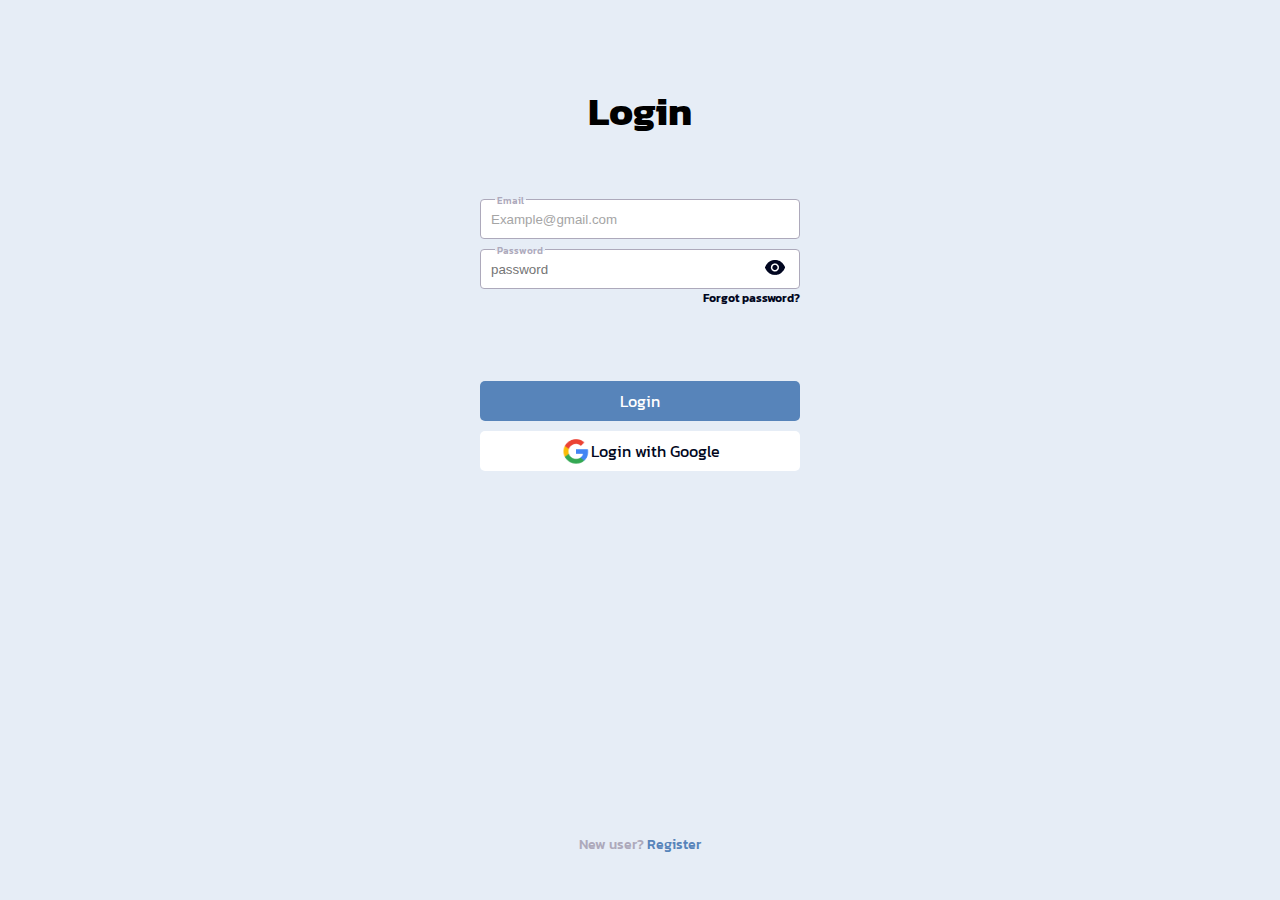
<file: index.html>
<!DOCTYPE html>
<html lang="en">

<head>
    <meta charset="UTF-8">
    <meta http-equiv="X-UA-Compatible" content="IE=edge">
    <meta name="viewport" content="width=device-width, initial-scale=1.0">
    <title>Login</title>
    <link href='https://fonts.googleapis.com/css?family=Kanit' rel='stylesheet'>
    <link rel="stylesheet" href="assets/css/Login.css">
</head>

<body>
    <div class="container-fluid">
        <main>
            <h2>
                Login
            </h2>
            <form action="/Dashboard.html" method="get" class="main-form">
                <input type="email" name="input-email" placeholder="Example@gmail.com">
                <label for="input-email">Email</label>
                <input type="password" name="input-password" placeholder="password">
                <label for="input-password">Password</label>
                <button class="eye-visibility"><img src="assets/eye-icon.png" alt="eye-icon"></button>
                <a class="forgot-password" href="ForgotPassword.html">Forgot password?</a>
                <button class="btn" type="submit">Login</button>
                <button class="btn login-google"> <img src="assets/google-icon.png" alt="google-icon"> Login with
                    Google</button>
            </form>
            <div class="footer">
                New user? <a href="http://">Register</a>
            </div>
        </main>
    </div>
</body>

</html>
</file>
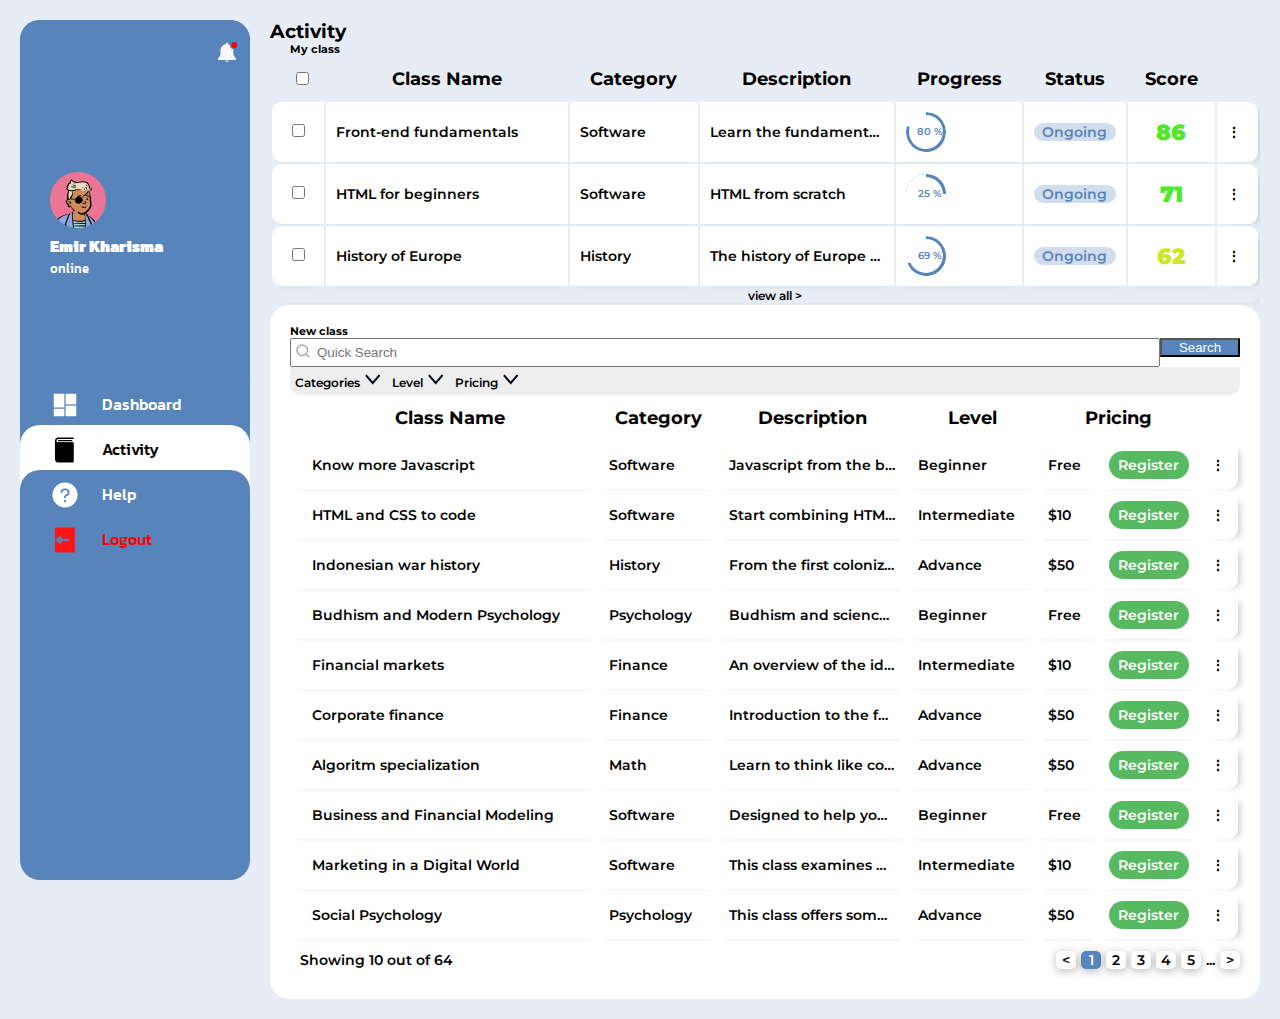
<file: Activity.html>
<!DOCTYPE html>
<html lang="en">

<head>
    <meta charset="UTF-8">
    <meta http-equiv="X-UA-Compatible" content="IE=edge">
    <meta name="viewport" content="width=device-width, initial-scale=1.0">
    <title>Activity</title>
    <link href="https://cdn.jsdelivr.net/npm/bootstrap@5.0.0-beta2/dist/css/bootstrap.min.css" rel="stylesheet"
        integrity="sha384-BmbxuPwQa2lc/FVzBcNJ7UAyJxM6wuqIj61tLrc4wSX0szH/Ev+nYRRuWlolflfl" crossorigin="anonymous">
    <link rel="preconnect" href="https://fonts.gstatic.com">
    <link href="https://fonts.googleapis.com/css2?family=Montserrat" rel="stylesheet">
    <link href='https://fonts.googleapis.com/css?family=Kanit' rel='stylesheet'>
    <link rel="stylesheet" href="assets/css/style.css">
    <link rel="stylesheet" href="assets/css/activity.css">
</head>

<body>
    <div class="nav-bar">
        <button id="btn-nav" type="button" onclick="openNav();">&#x2630;</button>
    </div>
    <div class="container-fluid">
        <nav id="nav-side" class="menu-main">
            <div class="menu-profile" onclick="window.location='/Profile.html';">
                <div class="menu_notif"><img class="notif" src="/assets/white-notif-icon.png"
                        alt="white-notif-icon.png"></div>
                <div class="menu_picture"><img src="/assets/Profile Picture.png" alt="Profile Picture.png"></div>
                <div class="menu_name">Emir Kharisma</div>
                <div class="menu_status">online</div>
            </div>
            <div class="menu-list">
                <div class="menu_dashboard" onclick="window.location='/Dashboard.html';"><img
                        src="assets/Dashboard Icon.png" alt="Dashboard Icon.png"><span>Dashboard</span></div>
                <div class="menu_activity" onclick="window.location='/Activity.html';"><img
                        src="assets/Activity Icon.png" alt="Activity Icon.png"><span>Activity</span></div>
                <div class="menu_help" onclick="window.location='#';"><img src="assets/Help Icon.png"
                        alt="Help Icon.png"><span>Help</span></div>
                <div class="menu_logout" onclick="window.location='/index.html';"><img src="assets/Logout Icon.png"
                        alt="Logout Icon.png"><span>Logout</span>
                </div>
            </div>
        </nav>
        <main>
            <header>
                <h3>Activity</h3>
            </header>
            <div class="my-class" style="overflow-x: auto;">
                <h6>My class</h6>
                <table>
                    <thead>
                        <tr>
                            <th><input type="checkbox" name="" id=""></th>
                            <th>Class Name</th>
                            <th>Category</th>
                            <th>Description</th>
                            <th>Progress</th>
                            <th>Status</th>
                            <th colspan="1">Score</th>
                        </tr>
                    </thead>
                    <tbody>
                        <tr>
                            <td><input type="checkbox" name="" id=""></td>
                            <td>Front-end fundamentals</td>
                            <td>Software</td>
                            <td>Learn the fundamentals</td>
                            <td>
                                <div class="progress">
                                    <span class="title">80</span>
                                    <div class="overlay"></div>
                                    <div class="left" style="transform:rotate(-72deg);z-index: 1;"></div>
                                    <div class="right" style="transform: rotate(180deg);"></div>
                                </div>
                            </td>
                            <td>
                                <div class="status-my-class">Ongoing</div>
                            </td>
                            <td style="text-align:center;font-size:22px;color: #51E72B;font-weight: 900;">86 </td>
                            <td>&#x22EE;</td>
                        </tr>
                        <tr>
                            <td><input type="checkbox" name="" id=""></td>
                            <td>HTML for beginners</td>
                            <td>Software</td>
                            <td>HTML from scratch</td>
                            <td>
                                <div class="progress">
                                    <span class="title">25</span>
                                    <div class="overlay"></div>
                                    <div class="left" style="transform:rotate(90deg);"></div>
                                    <div class="right" style="transform: rotate(90deg);"></div>
                                </div>
                            </td>
                            <td>
                                <div class="status-my-class">Ongoing</div>
                            </td>
                            <td style="text-align:center;font-size:22px;color: #51E72B;font-weight: 900;">71 </td>
                            <td>&#x22EE;</td>
                        </tr>
                        <tr>
                            <td><input type="checkbox" name="" id=""></td>
                            <td>History of Europe</td>
                            <td>History</td>
                            <td>The history of Europe concerns itself...</td>
                            <td>
                                <div class="progress">
                                    <span class="title">69</span>
                                    <div class="overlay"></div>
                                    <div class="left" style="transform:rotate(-111.6deg);z-index: 1;"></div>
                                    <div class="right" style="transform: rotate(180deg);"></div>
                                </div>
                            </td>
                            <td>
                                <div class="status-my-class">Ongoing</div>
                            </td>
                            <td style="text-align:center;font-size:22px;color: #CCE72B;font-weight: 900;">62</td>
                            <td>&#x22EE;</td>
                        </tr>
                    </tbody>
                    <tfoot>
                        <tr>
                            <td colspan="8"><a href="/My-class.html">view all ></a></td>
                        </tr>
                    </tfoot>
                </table>
            </div>
            <div class="new-class" style="overflow-x: auto;">
                <h6>New class</h6>
                <div class="search-new-class">
                    <input type="search" name="input-search" id="" placeholder="Quick Search">
                    <label for="input-search"><img src="/assets/Search Icon.png" alt="Search Icon.png"></label>
                    <button class="btn btn-search">Search</button>
                </div>
                <div class="search-filter">
                    <div>
                        Categories <img src="/assets/back-icon.png" alt="back-icon.png">
                    </div>
                    <div>
                        Level <img src="/assets/back-icon.png" alt="back-icon.png">
                    </div>
                    <div>
                        Pricing <img src="/assets/back-icon.png" alt="back-icon.png">
                    </div>
                </div>
                <table>
                    <thead>
                        <tr>
                            <th>Class Name</th>
                            <th>Category</th>
                            <th>Description</th>
                            <th>Level</th>
                            <th colspan="2">Pricing</th>
                        </tr>
                    </thead>
                    <tbody>
                        <tr onclick="window.location='/Class-detail.html';">
                            <td>Know more Javascript</td>
                            <td>Software</td>
                            <td>Javascript from the basic for...</td>
                            <td>Beginner</td>
                            <td>Free</td>
                            <td>
                                <div class="new-class-register">Register</div>
                            </td>
                            <td>&#x22EE;</td>
                        </tr>
                        <tr>
                            <td>HTML and CSS to code</td>
                            <td>Software</td>
                            <td>Start combining HTML and CSS to...</td>
                            <td>Intermediate</td>
                            <td>$10</td>
                            <td>
                                <div class="new-class-register">Register</div>
                            </td>
                            <td>&#x22EE;</td>
                        </tr>
                        <tr>
                            <td>Indonesian war history</td>
                            <td>History</td>
                            <td>From the first colonization until...</td>
                            <td>Advance</td>
                            <td>$50</td>
                            <td>
                                <div class="new-class-register">Register</div>
                            </td>
                            <td>&#x22EE;</td>
                        </tr>
                        <tr>
                            <td>Budhism and Modern Psychology</td>
                            <td>Psychology</td>
                            <td>Budhism and science are deeply...</td>
                            <td>Beginner</td>
                            <td>Free</td>
                            <td>
                                <div class="new-class-register">Register</div>
                            </td>
                            <td>&#x22EE;</td>
                        </tr>
                        <tr>
                            <td>Financial markets</td>
                            <td>Finance</td>
                            <td>An overview of the ideas, methods...</td>
                            <td>Intermediate</td>
                            <td>$10</td>
                            <td>
                                <div class="new-class-register">Register</div>
                            </td>
                            <td>&#x22EE;</td>
                        </tr>
                        <tr>
                            <td>Corporate finance</td>
                            <td>Finance</td>
                            <td>Introduction to the fundamentals</td>
                            <td>Advance</td>
                            <td>$50</td>
                            <td>
                                <div class="new-class-register">Register</div>
                            </td>
                            <td>&#x22EE;</td>
                        </tr>
                        <tr>
                            <td>Algoritm specialization</td>
                            <td>Math</td>
                            <td>Learn to think like computer...</td>
                            <td>Advance</td>
                            <td>$50</td>
                            <td>
                                <div class="new-class-register">Register</div>
                            </td>
                            <td>&#x22EE;</td>
                        </tr>
                        <tr>
                            <td>Business and Financial Modeling</td>
                            <td>Software</td>
                            <td>Designed to help you make...</td>
                            <td>Beginner</td>
                            <td>Free</td>
                            <td>
                                <div class="new-class-register">Register</div>
                            </td>
                            <td>&#x22EE;</td>
                        </tr>
                        <tr>
                            <td>Marketing in a Digital World</td>
                            <td>Software</td>
                            <td>This class examines how digital...</td>
                            <td>Intermediate</td>
                            <td>$10</td>
                            <td>
                                <div class="new-class-register">Register</div>
                            </td>
                            <td>&#x22EE;</td>
                        </tr>
                        <tr>
                            <td>Social Psychology</td>
                            <td>Psychology</td>
                            <td>This class offers some answers...</td>
                            <td>Advance</td>
                            <td>$50</td>
                            <td>
                                <div class="new-class-register">Register</div>
                            </td>
                            <td>&#x22EE;</td>
                        </tr>
                    </tbody>
                </table>
                <div class="footer-table-newclass">
                    <div>Showing 10 out of 64</div>
                    <div class="list-page-newclass">
                        <div class="rectangle-shadow">&#x3c;</div>
                        <div class="rectangle-shadow rectangle_on">1</div>
                        <div class="rectangle-shadow">2</div>
                        <div class="rectangle-shadow">3</div>
                        <div class="rectangle-shadow">4</div>
                        <div class="rectangle-shadow">5</div>
                        <div>...</div>
                        <div class="rectangle-shadow">&#x3e;</div>
                    </div>
                </div>
        </main>
    </div>
    <script src="script/index.js"></script>
</body>

</html>
</file>
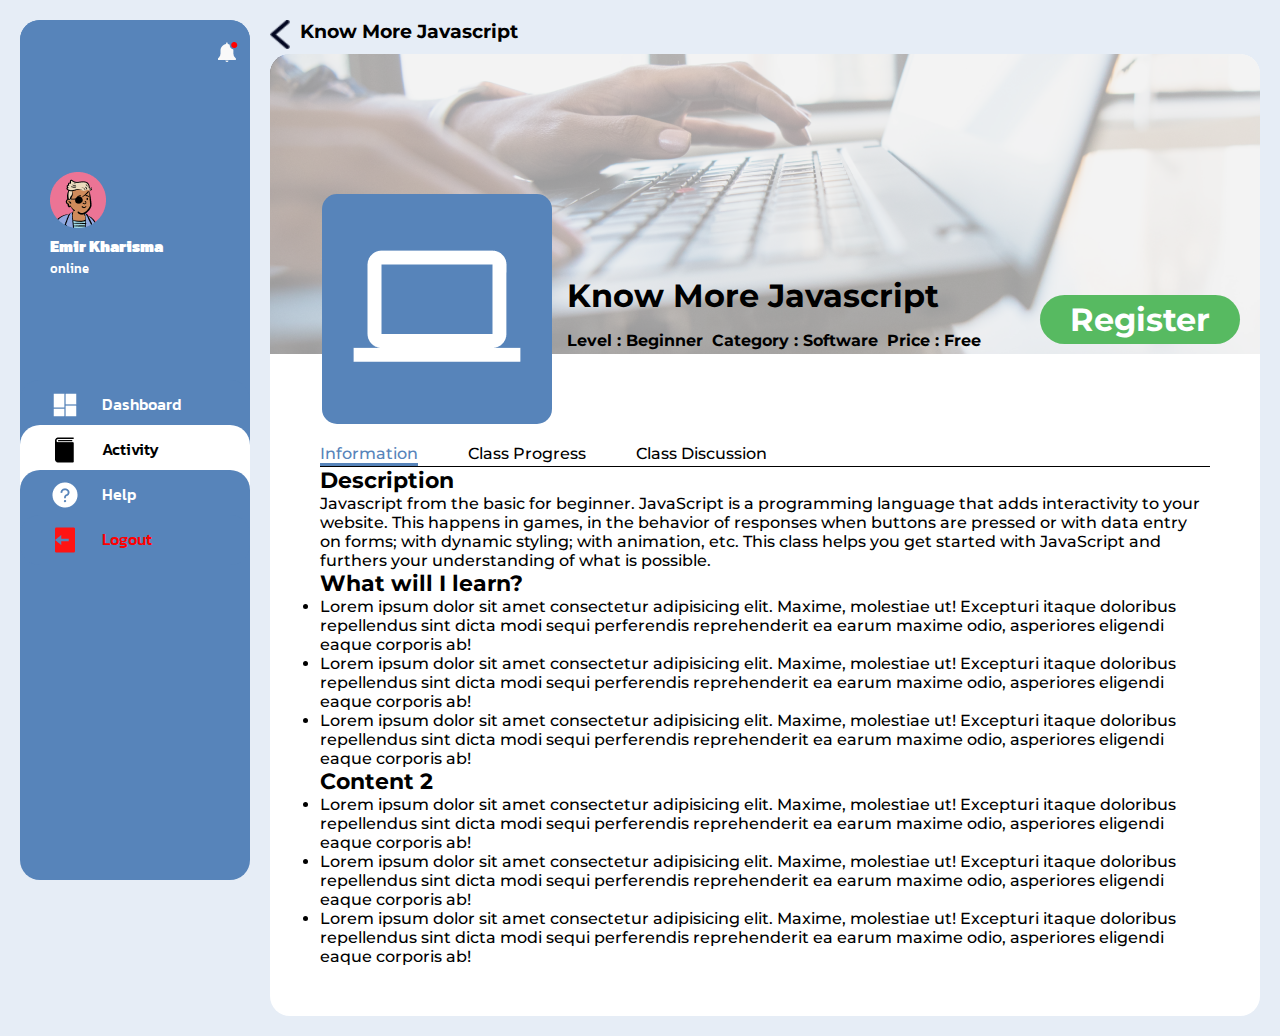
<file: Class-detail.html>
<!DOCTYPE html>
<html lang="en">

<head>
    <meta charset="UTF-8">
    <meta http-equiv="X-UA-Compatible" content="IE=edge">
    <meta name="viewport" content="width=device-width, initial-scale=1.0">
    <title>Class Detail</title>
    <link href="https://cdn.jsdelivr.net/npm/bootstrap@5.0.0-beta2/dist/css/bootstrap.min.css" rel="stylesheet"
        integrity="sha384-BmbxuPwQa2lc/FVzBcNJ7UAyJxM6wuqIj61tLrc4wSX0szH/Ev+nYRRuWlolflfl" crossorigin="anonymous">
    <link rel="preconnect" href="https://fonts.gstatic.com">
    <link href="https://fonts.googleapis.com/css2?family=Montserrat" rel="stylesheet">
    <link href='https://fonts.googleapis.com/css?family=Kanit' rel='stylesheet'>
    <link rel="stylesheet" href="assets/css/style.css">
    <link rel="stylesheet" href="assets/css/activity.css">
    <link rel="stylesheet" href="assets/css/class-detail.css">
</head>

<body>
    <div class="nav-bar">
        <button id="btn-nav" type="button" onclick="openNav();">&#x2630;</button>
    </div>
    <div class="container-fluid">
        <nav id="nav-side" class="menu-main">
            <div class="menu-profile" onclick="window.location='/Profile.html';">
                <div class="menu_notif"><img class="notif" src="/assets/white-notif-icon.png"
                        alt="white-notif-icon.png"></div>
                <div class="menu_picture"><img src="/assets/Profile Picture.png" alt="Profile Picture.png"></div>
                <div class="menu_name">Emir Kharisma</div>
                <div class="menu_status">online</div>
            </div>
            <div class="menu-list">
                <div class="menu_dashboard" onclick="window.location='/Dashboard.html';"><img
                        src="assets/Dashboard Icon.png" alt="Dashboard Icon.png"><span>Dashboard</span></div>
                <div class="menu_activity" onclick="window.location='/Activity.html';"><img
                        src="assets/Activity Icon.png" alt="Activity Icon.png"><span>Activity</span></div>
                <div class="menu_help" onclick="window.location='#';"><img src="assets/Help Icon.png"
                        alt="Help Icon.png"><span>Help</span></div>
                <div class="menu_logout" onclick="window.location='/index.html';"><img src="assets/Logout Icon.png"
                        alt="Logout Icon.png"><span>Logout</span>
                </div>
            </div>
        </nav>
        <main>
            <header>
                <a href="/Activity.html"><img src="/assets/back-icon.png" alt="back-icon.png"></a>
                <h3>Know More Javascript</h3>
            </header>
            <div class="class-detail">
                <div class="class-detail-head">
                    <div class="foreground">
                        <div class="class-head-text">
                            <div class="category-icon"><img src="assets/activity/Software Icon.png"
                                    alt="Software Icon.png"></div>
                            <div class="title-class">Know More Javascript</div>
                            <div class="head-text-detail">Level : Beginner</div>
                            <div class="head-text-detail">Category : Software</div>
                            <div class="head-text-detail">Price : Free</div>
                            <div class="new-class-register">Register</div>
                        </div>
                    </div>
                </div>
                <div class="class-detail-body">
                    <div class="detail-body-head">
                        <div class="detail-void"></div>
                    </div>
                    <div class="section-class-detail">
                        <a href="#" class="section-option option-selected">
                            Information
                        </a>
                        <a href="/Class-progress.html" class="section-option">
                            Class Progress
                        </a>
                        <a href="#" class="section-option">
                            Class Discussion
                        </a>
                    </div>
                    <h6>Description</h6>
                    <div>
                        Javascript from the basic for beginner. JavaScript is a programming language that adds
                        interactivity to your website. This happens in games, in the behavior of responses when buttons
                        are pressed or with data entry on forms; with dynamic styling; with animation, etc. This class
                        helps you get started with JavaScript and furthers your understanding of what is possible.
                    </div>
                    <h6>What will I learn?</h6>
                    <div>
                        <ul>
                            <li>Lorem ipsum dolor sit amet consectetur adipisicing elit. Maxime, molestiae ut! Excepturi
                                itaque doloribus repellendus sint dicta modi sequi perferendis reprehenderit ea earum
                                maxime odio, asperiores eligendi eaque corporis ab!</li>
                            <li>Lorem ipsum dolor sit amet consectetur adipisicing elit. Maxime, molestiae ut! Excepturi
                                itaque doloribus repellendus sint dicta modi sequi perferendis reprehenderit ea earum
                                maxime odio, asperiores eligendi eaque corporis ab!</li>
                            <li>Lorem ipsum dolor sit amet consectetur adipisicing elit. Maxime, molestiae ut! Excepturi
                                itaque doloribus repellendus sint dicta modi sequi perferendis reprehenderit ea earum
                                maxime odio, asperiores eligendi eaque corporis ab!</li>
                        </ul>
                    </div>
                    <h6>Content 2</h6>
                    <div>
                        <ul>
                            <li>Lorem ipsum dolor sit amet consectetur adipisicing elit. Maxime, molestiae ut! Excepturi
                                itaque doloribus repellendus sint dicta modi sequi perferendis reprehenderit ea earum
                                maxime odio, asperiores eligendi eaque corporis ab!</li>
                            <li>Lorem ipsum dolor sit amet consectetur adipisicing elit. Maxime, molestiae ut! Excepturi
                                itaque doloribus repellendus sint dicta modi sequi perferendis reprehenderit ea earum
                                maxime odio, asperiores eligendi eaque corporis ab!</li>
                            <li>Lorem ipsum dolor sit amet consectetur adipisicing elit. Maxime, molestiae ut! Excepturi
                                itaque doloribus repellendus sint dicta modi sequi perferendis reprehenderit ea earum
                                maxime odio, asperiores eligendi eaque corporis ab!</li>
                        </ul>
                    </div>
                </div>
            </div>
        </main>
    </div>
    <script src="script/index.js"></script>
</body>

</html>
</file>
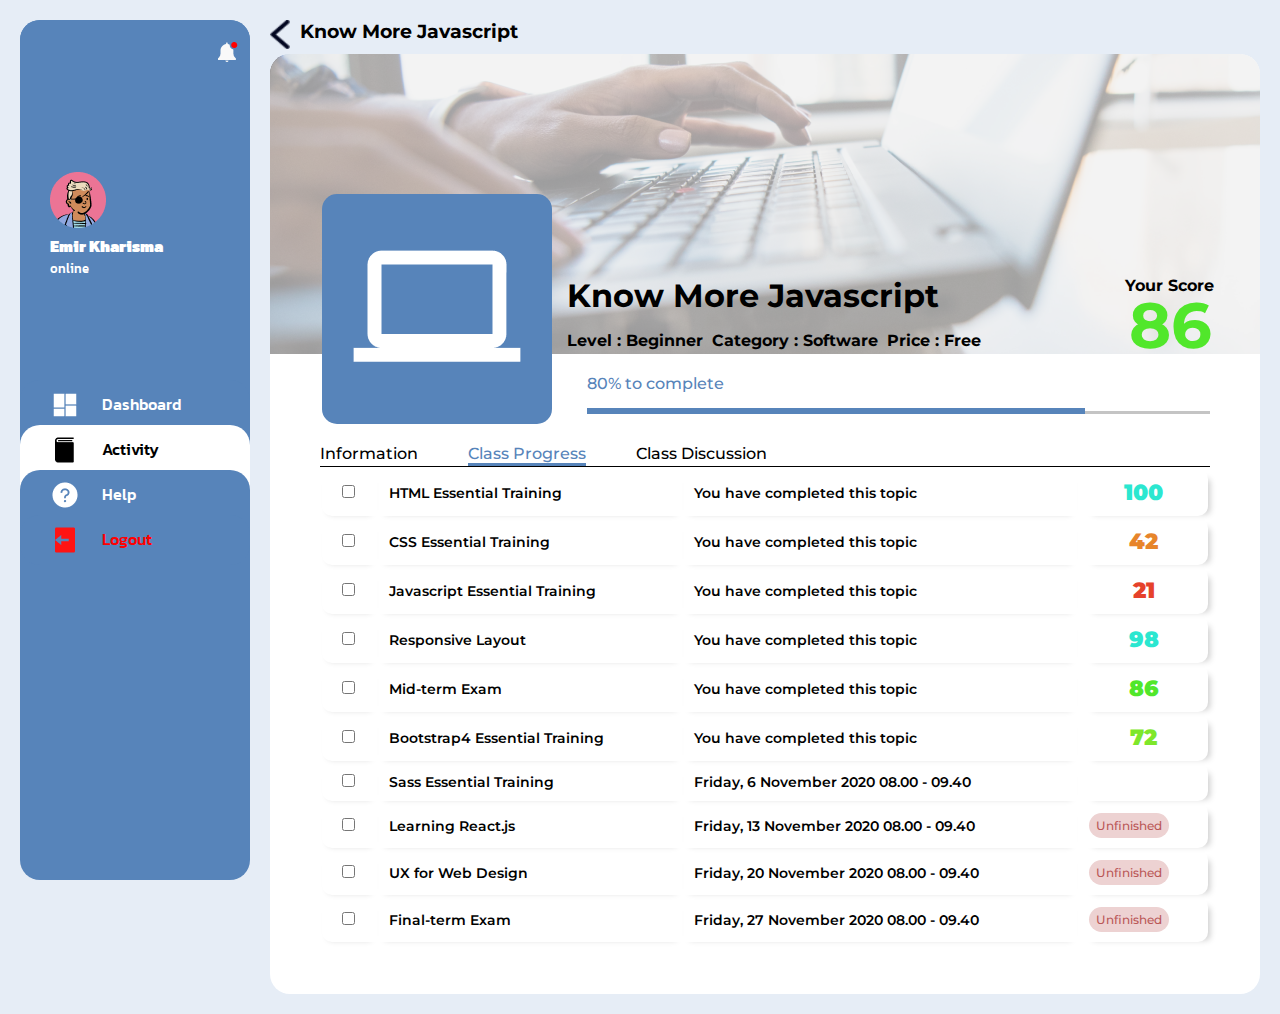
<file: Class-progress.html>
<!DOCTYPE html>
<html lang="en">

<head>
    <meta charset="UTF-8">
    <meta http-equiv="X-UA-Compatible" content="IE=edge">
    <meta name="viewport" content="width=device-width, initial-scale=1.0">
    <title>Class Progress</title>
    <link href="https://cdn.jsdelivr.net/npm/bootstrap@5.0.0-beta2/dist/css/bootstrap.min.css" rel="stylesheet"
        integrity="sha384-BmbxuPwQa2lc/FVzBcNJ7UAyJxM6wuqIj61tLrc4wSX0szH/Ev+nYRRuWlolflfl" crossorigin="anonymous">
    <link rel="preconnect" href="https://fonts.gstatic.com">
    <link href="https://fonts.googleapis.com/css2?family=Montserrat" rel="stylesheet">
    <link href='https://fonts.googleapis.com/css?family=Kanit' rel='stylesheet'>
    <link rel="stylesheet" href="assets/css/style.css">
    <link rel="stylesheet" href="assets/css/activity.css">
    <link rel="stylesheet" href="assets/css/class-detail.css">
    <link rel="stylesheet" href="assets/css/class-progress.css">
</head>

<body>
    <div class="nav-bar">
        <button id="btn-nav" type="button" onclick="openNav();">&#x2630;</button>
    </div>
    <div class="container-fluid">
        <nav id="nav-side" class="menu-main">
            <div class="menu-profile" onclick="window.location='/Profile.html';">
                <div class="menu_notif"><img class="notif" src="/assets/white-notif-icon.png"
                        alt="white-notif-icon.png"></div>
                <div class="menu_picture"><img src="/assets/Profile Picture.png" alt="Profile Picture.png"></div>
                <div class="menu_name">Emir Kharisma</div>
                <div class="menu_status">online</div>
            </div>
            <div class="menu-list">
                <div class="menu_dashboard" onclick="window.location='/Dashboard.html';"><img
                        src="assets/Dashboard Icon.png" alt="Dashboard Icon.png"><span>Dashboard</span></div>
                <div class="menu_activity" onclick="window.location='/Activity.html';"><img
                        src="assets/Activity Icon.png" alt="Activity Icon.png"><span>Activity</span></div>
                <div class="menu_help" onclick="window.location='#';"><img src="assets/Help Icon.png"
                        alt="Help Icon.png"><span>Help</span></div>
                <div class="menu_logout" onclick="window.location='/index.html';"><img src="assets/Logout Icon.png"
                        alt="Logout Icon.png"><span>Logout</span>
                </div>
            </div>
        </nav>
        <main>
            <header>
                <a href="/Activity.html"><img src="/assets/back-icon.png" alt="back-icon.png"></a>
                <h3>Know More Javascript</h3>
            </header>
            <div class="class-detail">
                <div class="class-detail-head">
                    <div class="foreground">
                        <div class="class-head-text">
                            <div class="category-icon"><img src="assets/activity/Software Icon.png"
                                    alt="Software Icon.png"></div>
                            <div class="title-class">Know More Javascript</div>
                            <div class="head-text-detail">Level : Beginner</div>
                            <div class="head-text-detail">Category : Software</div>
                            <div class="head-text-detail">Price : Free</div>
                            <div class="score-display">
                                <div class="label-score">Your Score</div>86
                            </div>
                        </div>
                    </div>
                </div>
                <div class="class-detail-body">
                    <div class="detail-body-head">
                        <div class="detail-void"></div>
                        <div class="line-percent">
                            80% to complete
                        </div>
                    </div>
                    <div class="section-class-detail">
                        <a href="/Class-detail.html" class="section-option">
                            Information
                        </a>
                        <a href="#" class="section-option option-selected">
                            Class Progress
                        </a>
                        <a href="#" class="section-option">
                            Class Discussion
                        </a>
                    </div>
                    <table>
                        <tbody>
                            <tr>
                                <td><input type="checkbox" name="" id=""></td>
                                <td>HTML Essential Training</td>
                                <td>You have completed this topic</td>
                                <td style="text-align:center;font-size:22px;color: #2BE7D0;font-weight: 900;">100</td>
                            </tr>
                            <tr>
                                <td><input type="checkbox" name="" id=""></td>
                                <td>CSS Essential Training</td>
                                <td>You have completed this topic</td>
                                <td style="text-align:center;font-size:22px;color: #E7852B;font-weight: 900;">42</td>
                            </tr>
                            <tr>
                                <td><input type="checkbox" name="" id=""></td>
                                <td>Javascript Essential Training</td>
                                <td>You have completed this topic</td>
                                <td style="text-align:center;font-size:22px;color: #E6422B;font-weight: 900;">21</td>
                            </tr>
                            <tr>
                                <td><input type="checkbox" name="" id=""></td>
                                <td>Responsive Layout</td>
                                <td>You have completed this topic</td>
                                <td style="text-align:center;font-size:22px;color: #2BE7D0;font-weight: 900;">98</td>
                            </tr>
                            <tr>
                                <td><input type="checkbox" name="" id=""></td>
                                <td>Mid-term Exam</td>
                                <td>You have completed this topic</td>
                                <td style="text-align:center;font-size:22px;color: #51E72B;font-weight: 900;">86</td>
                            </tr>
                            <td><input type="checkbox" name="" id=""></td>
                            <td>Bootstrap4 Essential Training</td>
                            <td>You have completed this topic</td>
                            <td style="text-align:center;font-size:22px;color: #7EE72B;font-weight: 900;">72</td>
                            </tr>
                            <tr>
                                <td><input type="checkbox" name="" id=""></td>
                                <td>Sass Essential Training</td>
                                <td>Friday, 6 November 2020 08.00 - 09.40</td>
                                <td style="text-align:center;font-size:16px;color: #FFF;font-weight: 900;"></td>
                            </tr>
                            <tr>
                                <td><input type="checkbox" name="" id=""></td>
                                <td>Learning React.js</td>
                                <td>Friday, 13 November 2020 08.00 - 09.40</td>
                                <td>
                                    <div class="unfinished">
                                        Unfinished
                                    </div>
                                </td>
                            </tr>
                            <tr>
                                <td><input type="checkbox" name="" id=""></td>
                                <td>UX for Web Design</td>
                                <td>Friday, 20 November 2020 08.00 - 09.40</td>
                                <td>
                                    <div class="unfinished">
                                        Unfinished
                                    </div>
                                </td>
                            </tr>
                            <tr>
                                <td><input type="checkbox" name="" id=""></td>
                                <td>Final-term Exam</td>
                                <td>Friday, 27 November 2020 08.00 - 09.40</td>
                                <td>
                                    <div class="unfinished">
                                        Unfinished
                                    </div>
                                </td>
                            </tr>
                        </tbody>
                    </table>
                </div>
            </div>
        </main>
    </div>
    <script src="script/index.js"></script>
</body>

</html>
</file>
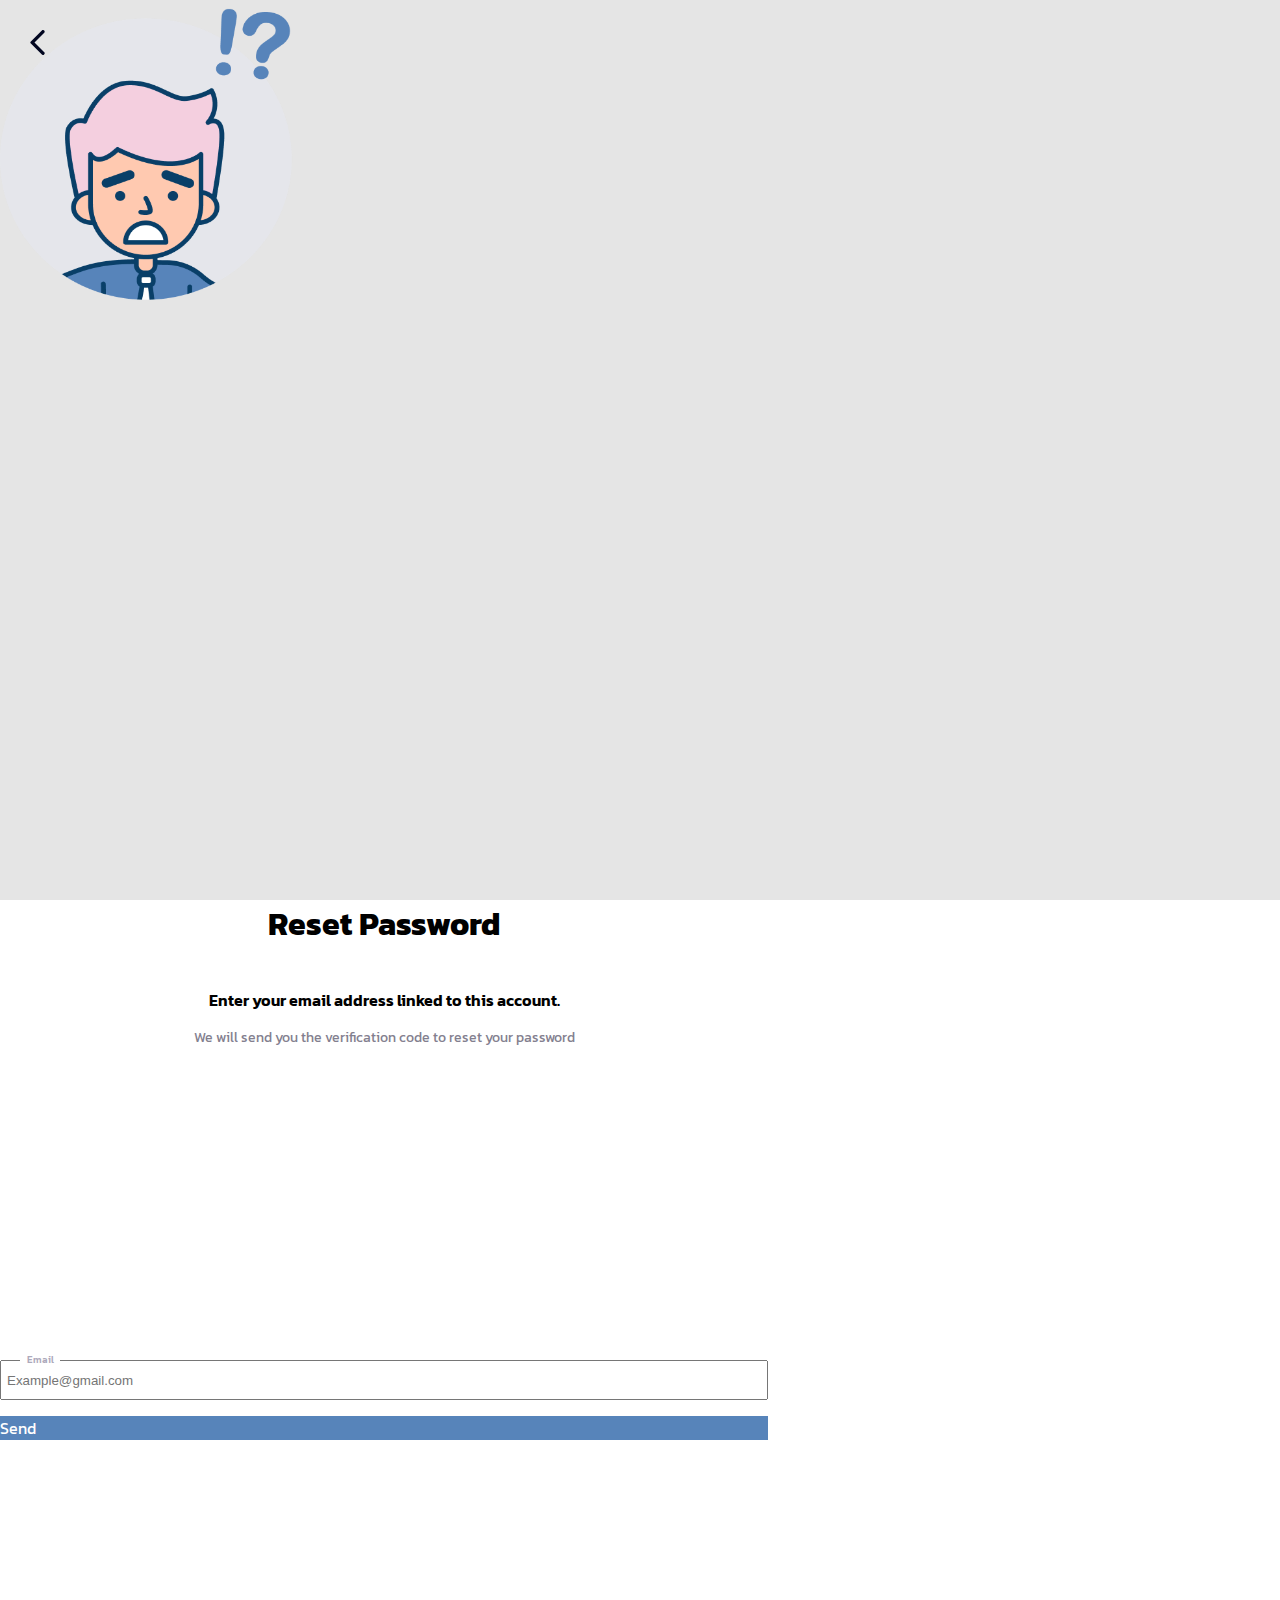
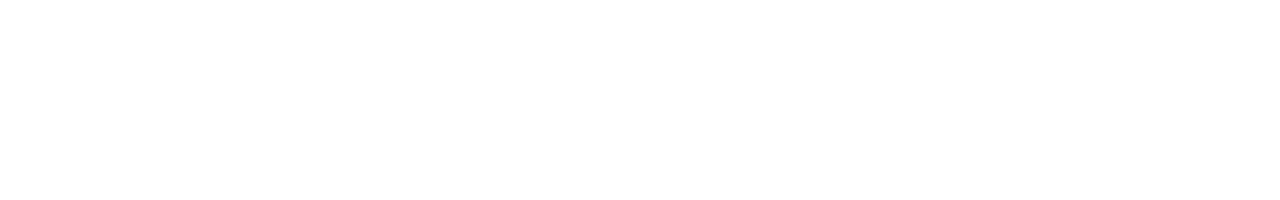
<file: ForgotPassword.html>
<!DOCTYPE html>
<html lang="en">

<head>
    <meta charset="UTF-8">
    <meta http-equiv="X-UA-Compatible" content="IE=edge">
    <meta name="viewport" content="width=device-width, initial-scale=1.0">
    <title>Forgot-Password</title>
    <link href="https://cdn.jsdelivr.net/npm/bootstrap@5.0.0-beta2/dist/css/bootstrap.min.css" rel="stylesheet"
        integrity="sha384-BmbxuPwQa2lc/FVzBcNJ7UAyJxM6wuqIj61tLrc4wSX0szH/Ev+nYRRuWlolflfl" crossorigin="anonymous">
    <link rel="stylesheet" href="assets/css/forgot_password.css">
</head>

<body>
    <div class="container-fluid">
        <div class="row">
            <a href="index.html"><img src="assets/back-icon.png" alt="back-icon"></a>
            <section class="col d-flex flex-column justify-content-center align-items-center section-1">
                <img src="assets/user-icon.png" alt="user-icon.png">
            </section>
            <section class="col d-flex flex-column justify-content-center align-items-center bg-white">
                <div class="header-reset-password">
                    <h1>Reset Password</h1>
                    <div class="black-text">Enter your email address linked to this account.</div>
                    <div class="grey-text">We will send you the verification code to reset your password</div>
                </div>
                <div class="form-reset">
                    <form action="" method="post">
                        <div class="input-email">
                            <input type="email" name="input-email" placeholder="Example@gmail.com">
                            <label for="input-email">Email</label>
                        </div>
                        <div class="btn">Send</div>
                    </form>
                </div>
            </section>
        </div>
    </div>
</body>

</html>
</file>
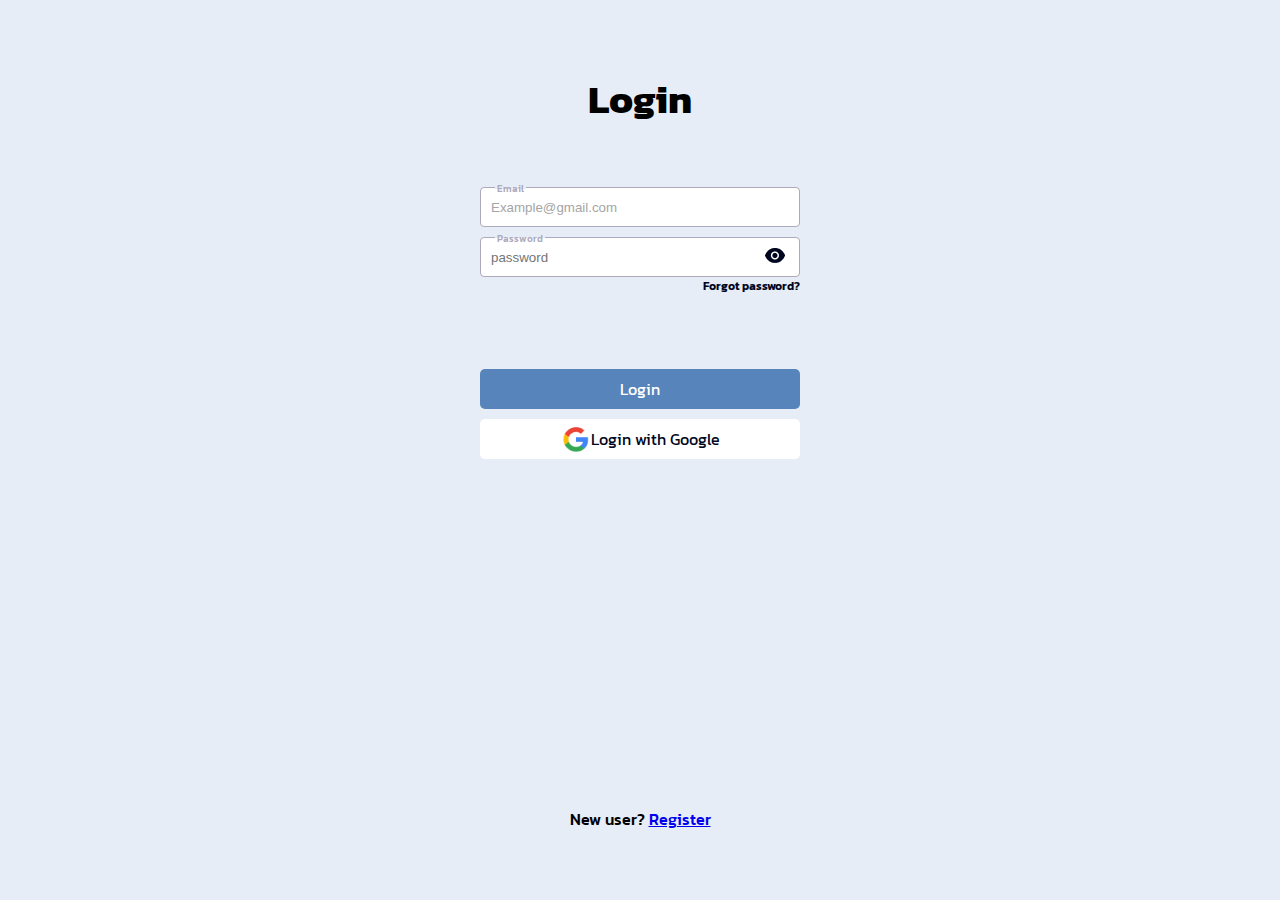
<file: Login.html>
<!DOCTYPE html>
<html lang="en">
<head>
    <meta charset="UTF-8">
    <meta http-equiv="X-UA-Compatible" content="IE=edge">
    <meta name="viewport" content="width=device-width, initial-scale=1.0">
    <title>Login</title>
    <link href="https://cdn.jsdelivr.net/npm/bootstrap@5.0.0-beta2/dist/css/bootstrap.min.css" rel="stylesheet" integrity="sha384-BmbxuPwQa2lc/FVzBcNJ7UAyJxM6wuqIj61tLrc4wSX0szH/Ev+nYRRuWlolflfl" crossorigin="anonymous">
    <link href='https://fonts.googleapis.com/css?family=Kanit' rel='stylesheet'>
    <link rel="stylesheet" href="assets/css/Login.css">
</head>
<body class="container-fluid d-flex justify-content-center align-items-center">
    <main class="d-flex flex-column align-items-center">
        <h2>
            Login
        </h2>
        <form action="/Profile.html" method="get" class="main-form">
            <input type="email" name="input-email" placeholder="Example@gmail.com">
            <label for="input-email">Email</label>
            <input type="password"name="input-password" placeholder="password">
            <label for="input-password">Password</label>
            <button class="eye-visibility"><img src="assets/eye-icon.png" alt="eye-icon"></button>
            <a class="forgot-password" href="ForgotPassword.html">Forgot password?</a>
            <button class="btn" type="submit">Login</button>
            <button class="btn login-google"> <img src="assets/google-icon.png" alt="google-icon"> Login with Google</button>
        </form>
        <p>
            New user? <a href="http://">Register</a>
        </p>
    </main>
</body>
</html>
</file>
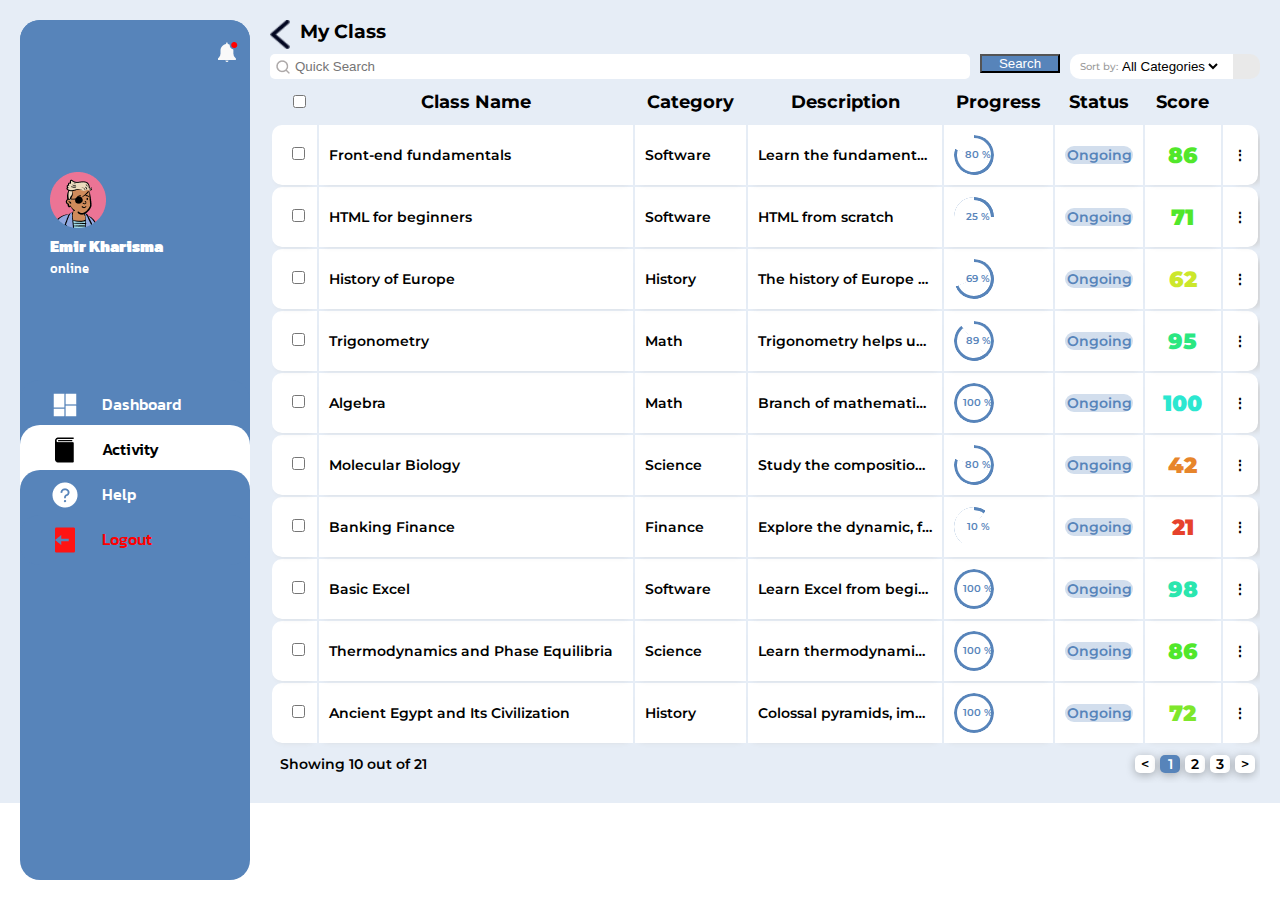
<file: My-class.html>
<!DOCTYPE html>
<html lang="en">

<head>
    <meta charset="UTF-8">
    <meta http-equiv="X-UA-Compatible" content="IE=edge">
    <meta name="viewport" content="width=device-width, initial-scale=1.0">
    <title>Activity/my-class</title>
    <link href="https://cdn.jsdelivr.net/npm/bootstrap@5.0.0-beta2/dist/css/bootstrap.min.css" rel="stylesheet"
        integrity="sha384-BmbxuPwQa2lc/FVzBcNJ7UAyJxM6wuqIj61tLrc4wSX0szH/Ev+nYRRuWlolflfl" crossorigin="anonymous">
    <link rel="preconnect" href="https://fonts.gstatic.com">
    <link href="https://fonts.googleapis.com/css2?family=Montserrat" rel="stylesheet">
    <link href='https://fonts.googleapis.com/css?family=Kanit' rel='stylesheet'>
    <link rel="stylesheet" href="assets/css/style.css">
    <link rel="stylesheet" href="assets/css/activity.css">
    <link rel="stylesheet" href="assets/css/my-class.css">
</head>

<body>
    <div class="nav-bar">
        <button id="btn-nav" type="button" onclick="openNav();">&#x2630;</button>
    </div>
    <div class="container-fluid">
        <nav id="nav-side" class="menu-main">
            <div class="menu-profile" onclick="window.location='/Profile.html';">
                <div class="menu_notif"><img class="notif" src="/assets/white-notif-icon.png"
                        alt="white-notif-icon.png"></div>
                <div class="menu_picture"><img src="/assets/Profile Picture.png" alt="Profile Picture.png"></div>
                <div class="menu_name">Emir Kharisma</div>
                <div class="menu_status">online</div>
            </div>
            <div class="menu-list">
                <div class="menu_dashboard" onclick="window.location='/Dashboard.html';"><img
                        src="assets/Dashboard Icon.png" alt="Dashboard Icon.png"><span>Dashboard</span></div>
                <div class="menu_activity" onclick="window.location='/Activity.html';"><img
                        src="assets/Activity Icon.png" alt="Activity Icon.png"><span>Activity</span></div>
                <div class="menu_help" onclick="window.location='#';"><img src="assets/Help Icon.png"
                        alt="Help Icon.png"><span>Help</span></div>
                <div class="menu_logout" onclick="window.location='/index.html';"><img src="assets/Logout Icon.png"
                        alt="Logout Icon.png"><span>Logout</span>
                </div>
            </div>
        </nav>
        <main>
            <header>
                <a href="/Activity.html"><img src="/assets/back-icon.png" alt="back-icon.png"></a>
                <h3>My Class</h3>
            </header>
            <div class="my-class" style="overflow-x: auto;">
                <div class="search-my-class">
                    <input type="search" name="input-search" id="" placeholder="Quick Search">
                    <label for="input-search"><img src="/assets/Search Icon.png" alt="Search Icon.png"></label>
                    <button class="btn btn-search">Search</button>
                    <div class="my-class-sort">
                        <label for="my-class-sort">Sort by: </label>
                        <select name="my-class-sort" id="">
                            <option value="all-category">All Categories</option>
                        </select>
                        <!-- <div class="arrow-down">
                            <img src="/assets/back-icon.png" alt="back-icon.png">
                        </div> -->
                    </div>
                </div>
                <table>
                    <thead>
                        <tr>
                            <th><input type="checkbox" name="" id=""></th>
                            <th>Class Name</th>
                            <th>Category</th>
                            <th>Description</th>
                            <th>Progress</th>
                            <th>Status</th>
                            <th colspan="1">Score</th>
                        </tr>
                    </thead>
                    <tbody>
                        <tr>
                            <td><input type="checkbox" name="" id=""></td>
                            <td>Front-end fundamentals</td>
                            <td>Software</td>
                            <td>Learn the fundamentals</td>
                            <td>
                                <div class="progress">
                                    <span class="title">80</span>
                                    <div class="overlay"></div>
                                    <div class="left" style="transform:rotate(-72deg);z-index: 1;"></div>
                                    <div class="right" style="transform: rotate(180deg);"></div>
                                </div>
                            </td>
                            <td>
                                <div class="status-my-class">Ongoing</div>
                            </td>
                            <td style="text-align:center;font-size:22px;color: #51E72B;font-weight: 900;">86 </td>
                            <td>&#x22EE;</td>
                        </tr>
                        <tr>
                            <td><input type="checkbox" name="" id=""></td>
                            <td>HTML for beginners</td>
                            <td>Software</td>
                            <td>HTML from scratch</td>
                            <td>
                                <div class="progress">
                                    <span class="title">25</span>
                                    <div class="overlay"></div>
                                    <div class="left" style="transform:rotate(90deg);"></div>
                                    <div class="right" style="transform: rotate(90deg);"></div>
                                </div>
                            </td>
                            <td>
                                <div class="status-my-class">Ongoing</div>
                            </td>
                            <td style="text-align:center;font-size:22px;color: #51E72B;font-weight: 900;">71 </td>
                            <td>&#x22EE;</td>
                        </tr>
                        <tr>
                            <td><input type="checkbox" name="" id=""></td>
                            <td>History of Europe</td>
                            <td>History</td>
                            <td>The history of Europe concerns itself...</td>
                            <td>
                                <div class="progress">
                                    <span class="title">69</span>
                                    <div class="overlay"></div>
                                    <div class="left" style="transform:rotate(-111.6deg);z-index: 1;"></div>
                                    <div class="right" style="transform: rotate(180deg);"></div>
                                </div>
                            </td>
                            <td>
                                <div class="status-my-class">Ongoing</div>
                            </td>
                            <td style="text-align:center;font-size:22px;color: #CCE72B;font-weight: 900;">62</td>
                            <td>&#x22EE;</td>
                        </tr>
                        <tr>
                            <td><input type="checkbox" name="" id=""></td>
                            <td>Trigonometry</td>
                            <td>Math</td>
                            <td>Trigonometry helps us find angles...</td>
                            <td>
                                <div class="progress">
                                    <span class="title">89</span>
                                    <div class="overlay"></div>
                                    <div class="left" style="transform:rotate(-39.6deg);z-index: 1;"></div>
                                    <div class="right" style="transform: rotate(180deg);"></div>
                                </div>
                            </td>
                            <td>
                                <div class="status-my-class">Ongoing</div>
                            </td>
                            <td style="text-align:center;font-size:22px;color: #2BE781;font-weight: 900;">95</td>
                            <td>&#x22EE;</td>
                        </tr>
                        <tr>
                            <td><input type="checkbox" name="" id=""></td>
                            <td>Algebra</td>
                            <td>Math</td>
                            <td>Branch of mathematics dealing with...</td>
                            <td>
                                <div class="progress">
                                    <span class="title">100</span>
                                    <div class="overlay"></div>
                                    <div class="left" style="transform:rotate(0deg);z-index: 1;"></div>
                                    <div class="right" style="transform: rotate(180deg);"></div>
                                </div>
                            </td>
                            <td>
                                <div class="status-my-class">Ongoing</div>
                            </td>
                            <td style="text-align:center;font-size:22px;color: #2BE7D0;font-weight: 900;">100</td>
                            <td>&#x22EE;</td>
                        </tr>
                        <tr>
                            <td><input type="checkbox" name="" id=""></td>
                            <td>Molecular Biology</td>
                            <td>Science</td>
                            <td>Study the composition, structure...</td>
                            <td>
                                <div class="progress">
                                    <span class="title">80</span>
                                    <div class="overlay"></div>
                                    <div class="left" style="transform:rotate(-72deg);z-index: 1;"></div>
                                    <div class="right" style="transform: rotate(180deg);"></div>
                                </div>
                            </td>
                            <td>
                                <div class="status-my-class">Ongoing</div>
                            </td>
                            <td style="text-align:center;font-size:22px;color: #E7852B;font-weight: 900;">42</td>
                            <td>&#x22EE;</td>
                        </tr>
                        <tr>
                            <td><input type="checkbox" name="" id=""></td>
                            <td>Banking Finance</td>
                            <td>Finance</td>
                            <td>Explore the dynamic, fast-paced...</td>
                            <td>
                                <div class="progress">
                                    <span class="title">10</span>
                                    <div class="overlay"></div>
                                    <div class="left" style="transform:rotate(36deg);"></div>
                                    <div class="right" style="transform: rotate(36deg);"></div>
                                </div>
                            </td>
                            <td>
                                <div class="status-my-class">Ongoing</div>
                            </td>
                            <td style="text-align:center;font-size:22px;color: #E6422B;font-weight: 900;">21</td>
                            <td>&#x22EE;</td>
                        </tr>
                        <tr>
                            <td><input type="checkbox" name="" id=""></td>
                            <td>Basic Excel</td>
                            <td>Software</td>
                            <td>Learn Excel from beginner to...</td>
                            <td>
                                <div class="progress">
                                    <span class="title">100</span>
                                    <div class="overlay"></div>
                                    <div class="left" style="transform:rotate(0deg);z-index: 1;"></div>
                                    <div class="right" style="transform: rotate(180deg);"></div>
                                </div>
                            </td>
                            <td>
                                <div class="status-my-class">Ongoing</div>
                            </td>
                            <td style="text-align:center;font-size:22px;color: #2BE6AE;font-weight: 900;">98</td>
                            <td>&#x22EE;</td>
                        </tr>
                        <tr>
                            <td><input type="checkbox" name="" id=""></td>
                            <td>Thermodynamics and Phase Equilibria</td>
                            <td>Science</td>
                            <td>Learn thermodynamics and and how...</td>
                            <td>
                                <div class="progress">
                                    <span class="title">100</span>
                                    <div class="overlay"></div>
                                    <div class="left" style="transform:rotate(0deg);z-index: 1;"></div>
                                    <div class="right" style="transform: rotate(180deg);"></div>
                                </div>
                            </td>
                            <td>
                                <div class="status-my-class">Ongoing</div>
                            </td>
                            <td style="text-align:center;font-size:22px;color: #51E72B;font-weight: 900;">86</td>
                            <td>&#x22EE;</td>
                        </tr>
                        <tr>
                            <td><input type="checkbox" name="" id=""></td>
                            <td>Ancient Egypt and Its Civilization</td>
                            <td>History</td>
                            <td>Colossal pyramids, imposing temples...</td>
                            <td>
                                <div class="progress">
                                    <span class="title">100</span>
                                    <div class="overlay"></div>
                                    <div class="left" style="transform:rotate(0deg);z-index: 1;"></div>
                                    <div class="right" style="transform: rotate(180deg);"></div>
                                </div>
                            </td>
                            <td>
                                <div class="status-my-class">Ongoing</div>
                            </td>
                            <td style="text-align:center;font-size:22px;color: #7EE72B;font-weight: 900;">72</td>
                            <td>&#x22EE;</td>
                        </tr>
                    </tbody>
                </table>
                <div class="footer-table-newclass">
                    <div>Showing 10 out of 21</div>
                    <div class="list-page-newclass">
                        <div class="rectangle-shadow">&#x3c;</div>
                        <div class="rectangle-shadow rectangle_on">1</div>
                        <div class="rectangle-shadow">2</div>
                        <div class="rectangle-shadow">3</div>
                        <div class="rectangle-shadow">&#x3e;</div>
                        <div>
                        </div>
                    </div>
        </main>
    </div>
    <script src="script/index.js"></script>
</body>

</html>
</file>
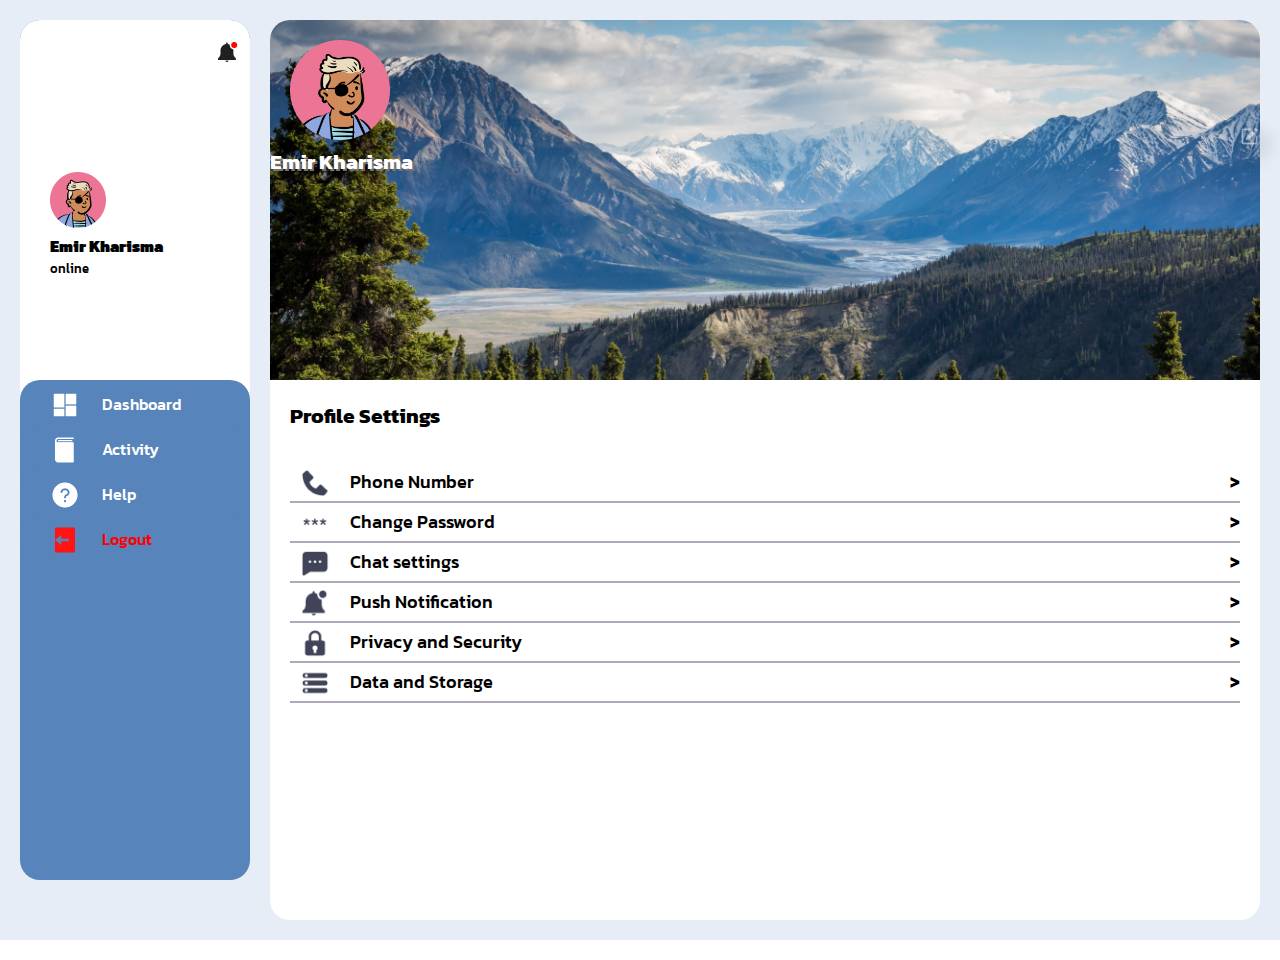
<file: Profile.html>
<!DOCTYPE html>
<html lang="en">

<head>
    <meta charset="UTF-8">
    <meta http-equiv="X-UA-Compatible" content="IE=edge">
    <meta name="viewport" content="width=device-width, initial-scale=1.0">
    <title>Profile</title>
    <link href="https://cdn.jsdelivr.net/npm/bootstrap@5.0.0-beta2/dist/css/bootstrap.min.css" rel="stylesheet"
        integrity="sha384-BmbxuPwQa2lc/FVzBcNJ7UAyJxM6wuqIj61tLrc4wSX0szH/Ev+nYRRuWlolflfl" crossorigin="anonymous">
    <link href='https://fonts.googleapis.com/css?family=Kanit' rel='stylesheet'>
    <link rel="stylesheet" href="assets/css/style.css">
    <link rel="stylesheet" href="assets/css/profile.css">
</head>

<body>
    <div class="nav-bar">
        <button id="btn-nav" type="button" onclick="openNav();">&#x2630;</button>
    </div>
    <div class="container-fluid">
        <nav id="nav-side" class="menu-main">
            <div class="menu-profile" onclick="window.location='/Profile.html';">
                <div class="menu_notif"><img src="/assets/Notif Icon.png" alt="Notif Icon.png"></div>
                <div class="menu_picture"><img src="/assets/Profile Picture.png" alt="Profile Picture.png"></div>
                <div class="menu_name">Emir Kharisma</div>
                <div class="menu_status">online</div>
            </div>
            <div class="menu-list">
                <div class="menu_dashboard" onclick="window.location='/Dashboard.html';"><img
                        src="assets/Dashboard Icon.png" alt="Dashboard Icon.png"><span>Dashboard</span></div>
                <div class="menu_activity" onclick="window.location='/Activity.html';"><img
                        src="assets/Activity Icon.png" alt="Activity Icon.png"><span>Activity</span></div>
                <div class="menu_help" onclick="window.location='#';"><img src="assets/Help Icon.png"
                        alt="Help Icon.png"><span>Help</span></div>
                <div class="menu_logout" onclick="window.location='/index.html';"><img src="assets/Logout Icon.png"
                        alt="Logout Icon.png"><span>Logout</span>
                </div>
            </div>
        </nav>
        <main>
            <header class=" d-flex flex-column justify-content-center align-items-center">
                <div class="profile-picture"><img src="assets/Profile-Picture-banner.png"
                        alt="Profile-Picture-banner.png"><img src="/assets/Edit Icon.png" alt="Edit Icon.png"></div>
                <div class="profile-name">Emir Kharisma</div>
            </header>
            <div>
                <h2 class="profile-title">Profile Settings</h2>
                <div class="profile-option">
                    <div class="option-list"><img src="assets/profil-settings/Phone Icon.png" alt="Phone Icon.png"><span
                            class="setting_text">Phone Number</span><span class="arrow">&#x3e;</span></div>
                    <div class="option-list"><img src="assets/profil-settings/PIN Icon.png" alt="PIN Icon.png"><span
                            class="setting_text">Change Password</span><span class="arrow">&#x3e;</span></div>
                    <div class="option-list"><img src="assets/profil-settings/Chats Icon.png" alt="Chats Icon.png"><span
                            class="setting_text">Chat settings</span><span class="arrow">&#x3e;</span></div>
                    <div class="option-list"><img src="assets/profil-settings/Notif Icon.png" alt="Notif Icon.png"><span
                            class="setting_text">Push Notification</span><span class="arrow">&#x3e;</span></div>
                    <div class="option-list"><img src="assets/profil-settings/Security Icon.png"
                            alt="Security Icon.png"><span class="setting_text">Privacy and Security</span><span
                            class="arrow">&#x3e;</span></div>
                    <div class="option-list"><img src="assets/profil-settings/Storage Icon.png"
                            alt="Storage Icon.png"><span class="setting_text">Data and Storage</span><span
                            class="arrow">&#x3e;</span></div>
                </div>
            </div>
        </main>
    </div>
    <script src="script/index.js"></script>
</body>

</html>
</file>
<file: assets/css/Login.css>
:root {
    --color_main: #5784BA;
    --color_secondary: #ADA9BB;
}
*{
    margin: 0;
    padding: 0;
}
body{
    background-color: #E6EDF6;
}
h2{
    font-weight: 700;
    font-size: 40px;
    margin-bottom: 5%;
}
.btn{
    border-radius: 5px;
    border: none;
    box-sizing: border-box;
    padding: 0;
    font-family: 'Kanit';
    font-size: 16px;
    display: flex;
    justify-content: center;
    align-items: center;
    text-decoration: none;
    height: 40px;
}
.btn:hover{
    cursor: pointer;
}
.btn:focus{
    border: 2px solid #fff;
}
.container-fluid{
    position: relative;
    width: 100vw;
    height: 100vh;
    padding: 0;
    display: flex;
    justify-content: center;
    align-items: center;
    font-family:'Kanit';
    flex-direction: column;
    box-sizing: border-box;
}
main{
    display: flex;
    flex-direction: column;
    align-items: center;
    justify-content: center;
    width: 50%;
    height: 100%;
    font-weight: 500;
    box-sizing: border-box;
}
.main-form{
    width: 50%;
    min-width: 300px;
    display: flex;
    flex-direction: column;
    align-items: center;
    text-align: center;
    height: 70%;
    margin-top: 1em;
    position: relative;
}
.footer{
    font-size: 14px;
    color:var(--color_secondary);
    position: absolute;
    bottom: 5%;
}
.footer a{
    text-decoration: none;
    color:var(--color_main);
}
.main-form label[for="input-email"],label[for="input-password"]{
    position: absolute;
    padding: 2px;
    color:var(--color_secondary);
    top: 2px;
    left: 15px;
    font-size:10px;
    background: linear-gradient(180deg,#E6EDF6 50%,#fff 50%);
}
.main-form label[for="input-password"]{
    top: 52px;
}
button.eye-visibility{
    position: absolute;
    top: 60px;
    right: 15px;
    padding: 0;
    text-decoration: none;
    border: none;
    height:fit-content;
    width: fit-content;
    background-color: transparent;
}
.main-form input,button{
    width: 100%;
    margin-top: 10px;
    height: 40px;
    padding: 10px;
    box-sizing: border-box;
}
a.forgot-password{
    text-decoration: none;
    color: #010620;
    font-size: 12px;
    font-weight: 600;
    align-self: flex-end;
    margin-bottom: 20%;
}
.login-google img{
    width: 30px;
    height: 30px;
}
.main-form input{
    border: 1px solid var(--color_secondary);
    border-radius: .25rem;
    outline: none;
}
.main-form input[type="email"]::placeholder{
    font-weight: 500;
    font-style: normal;
    color: rgb(165, 165, 165);
}
.main-form input:focus{
    border: 3px solid var(--color_main);
}
.main-form input:focus + label{
    font-weight: 600;
    color:var(--color_main);
}
.main-form button.btn{
    background-color:var(--color_main);
    color: white;
}
.main-form button:hover{
    color: white;
}
.main-form button.login-google{
    color: #010620;
    background-color: #fff;
    font-size: 16px;
    margin-bottom: 1em;
}
@media only screen and (max-height: 400px){
    h2{
        margin-bottom: 0;
    }
    .main-form a.forgot-password{
        margin-bottom: 0;
    }
    .footer{
        bottom: 0;
    }
}
</file>
<file: assets/css/style.css>
:root {
    --color_main: #5784BA;
    --color_secondary: #ADA9BB;
}
*{
    margin: 0;
    padding:0;
}
.nav-button{
    position: absolute;
    display: none;
    width: 30px;
    height: 30px;
    background-color: var(--color_main);
}
.nav-bar{
    display: none;
    position: sticky;
    top:0;
    z-index: 2;
    background-color: #5784BA;
}
.nav-bar>button{
    font-size: 24px;
    padding: 10px;
    box-sizing: border-box;
    color: #5784BA;
    background-color: #fff;
}
.container-fluid{
    padding:0;
    height: 100%;
    background-color: #E6EDF6;
    font-family:Kanit;
    font-weight: 500;
    display: flex;
    flex-direction: row;
}
.menu-main{
    z-index: 1;
    top: 0;
    display: flex;
    flex-direction: column;
    background-color: var(--color_main);
    border-radius: 20px;
    max-width: 230px;
    min-width: 230px;
    height: calc(100% - 40px);
    position: fixed;
    box-sizing: border-box;
    margin: 20px 0px 20px 20px;
}
.menu-list{
    position: relative;
    top: -70px;
    height: 50%;
    border-radius: inherit;
}
main{
    width: calc(100% - 270px);
    margin: 20px;
    margin-left: 270px;
    background-color: #fff;
    border-radius: 20px;
}
.menu-profile,.menu-main{
    display: flex;
    flex-direction: column;
}
.menu-profile{
    min-height: 210px;
    height: 50%;
    background-color: #fff;
    justify-content: center;
}
.menu_name, .menu_status,.menu_picture{
    margin-left: 20px;
}
.menu-profile .menu_name{
    font-weight: 900;
}
.menu-profile .menu_status{
    font-size: 10pt;
}
.menu-profile .menu_notif{
    position: absolute;
    top: 20px;
    right: 10px;
}
.menu-profile:hover .notif{
    filter: invert(0.6);
}
.menu-main>.menu-profile:hover,.menu-list>div:hover{
    cursor: pointer;
    background-color: #fff;
    color: #000;
}
.menu-list>.menu_logout:hover{
    color: #8b8b8b;
}
.menu-main>div:hover>img,.menu-list>div:hover>img{
    filter: invert(1)
}
.menu-list>.menu_logout:hover>img{
    filter: invert(50%);
}
.menu-main>div>img,.menu-list>div>img{
    display: inline-block;
    margin-left: 20px;
}
.menu_dashboard,.menu_activity,.menu_help,.menu-profile{
    border-radius:20px 20px 0 0;
    padding: 10px;
    padding-bottom: 30px;
    box-sizing: border-box;
}
.menu_dashboard,.menu_activity,.menu_help,.menu_logout{
    position: absolute;
    width: 230px;
    box-sizing: border-box;
    background-color: #5784BA;
    color: #fff;
    display: flex;
    flex-direction: row;
}
.menu_dashboard>span,.menu_activity>span,.menu_help>span,.menu_logout>span{
    padding: 2px;
    margin-left: 20px;
}
.menu_dashboard{
    top:0px;
}
.menu_activity{
    top: 45px;
}
.menu_help{
    top: 90px;
}
.menu_logout{
    top: 135px;
    padding: 10px;
    color: red;
    border-radius:inherit;
}
@media only screen and (max-width: 767px) {
    .nav-bar{
        display: block;
    }
    nav.menu-main{
        left: -250px;
        display: none;
    }
    main{
        width: calc(100% - 40px);
        max-width: 100vw;
        margin-left: 20px;
    }
    body{
        display: auto;
    }
    .nav-button{
        display: block;
    }
}
</file>
<file: assets/css/activity.css>
*{
    padding: 0;
    margin: 0;
}
header{
    display: flex;
}
header img{
    width: 20px;
    height: 30px;
    margin-right: 10px;
}
.menu-profile{
    background-color: #5784BA;
    color: #fff;
}
.menu_activity{
    background-color: #fff;
    color: #000;
}
.menu_activity img{
    filter: invert(1);
}
/* =================================== */
.my-class{
    font-family: Montserrat;
    /* border: 2px solid black; */
}
main{
    background-color: transparent;
    font-family: Montserrat;
    height: fit-content;
}
h3,h6{
    font-weight: bolder;
}
table{
    width: 100%;
}
.my-class>h6:first-child{
    padding-left: 20px;
}
thead>tr>th{
    font-size: 18px;
    font-weight: 700;
    padding: 10px;
}
tbody>tr{
    background-color: #fff;
    border-bottom: 2px solid #E6EDF6;
}
tbody>tr:hover{
    cursor: pointer;
}
tr>th:first-child{
    padding-left: 20px;
}
tr>td:first-child {
    border-top-left-radius: 10px;
    border-bottom-left-radius: 10px;
    padding-left: 20px;
}
tr>td:last-child {
    border-top-right-radius: 10px;
    border-bottom-right-radius: 10px;
    box-shadow: 8px 4px 6px -6px #ccc;    
}
tbody>tr>td{
    font-size: 14px;
    font-weight: 600;
    padding: 10px;
    position: relative;
    box-shadow: 0px 4px 6px -6px #ccc;
}
.ellipsis-td{
    border: 2px solid red;
}
.my-class tbody>tr>td:nth-child(4){
    width: 20%;
    min-width: 20px;
    max-width: 100px;
    white-space: nowrap;
    overflow: hidden;
    text-overflow: ellipsis;
}
.new-class tbody>tr>td:nth-child(3){
    width: 20%;
    min-width: 50px;
    max-width: 150px;
    white-space: nowrap;
    overflow: hidden;
    text-overflow: ellipsis;
}
tfoot>tr{
    font-size: 12px;
    font-weight: 600;
    text-align: center;
}
tfoot>tr>td>a{
    text-decoration: none;
    color: #000;
}
.status-my-class{
    border-radius: 20px;
    background-color: #D2DEED;
    color: #5784BA;
    text-align: center;
}
/* ===================percentage====================== */

.progress {
    width: 40px;
    height: 40px;
    font-size: 10px;
    color: #5784BA;
    border-radius: 50%;
    overflow: hidden;
    position: relative;
    background: #FFF;
    text-align: center;
    line-height: 40px;
    margin: 0px;
    box-sizing: border-box;
}
.progress::after {
    content: "%";
}
.progress .title {
    position: relative;
    padding-left: 8px;
    z-index: 2;
    box-sizing: border-box;
}
.progress .overlay {
    width: 50%;
    height: 100%;
    position: absolute;
    top: 0;
    left: 0;
    z-index: 1;
    background-color: #FFF;
    box-sizing: border-box;
}
.progress .left,
.progress .right {
    box-sizing: border-box;
    width: 50%;
    height: 100%;
    position: absolute;
    top: 0;
    left: 0;
    border: 3px solid #5784BA;
    border-radius: 20px 0px 0px 20px;
    border-right: 0;
    transform-origin: right;
}
.right{
    transform: rotate(0deg);
    z-index: 0;
}
.left{
    transform: rotate(0deg);
    z-index: 0;
}
/* ============================================ */
.new-class-register{
    background-color: #57BA61;
    color: #fff;
    border-radius: 20px;
    padding: 5px;
    text-align: center;
    box-sizing: border-box;
}
.new-class{
    background-color: #fff;
    height: fit-content;
    padding: 20px;
    border-radius: 20px;
}
.search-new-class{
    box-sizing: border-box;
    position: relative;
}
input[name="input-search"]{
    padding: 5px;
    padding-left: 25px;
    width: calc(100% - 80px);
}
label[for="input-search"]{
    position: absolute;
    left: 5px;
    top: 5px;
}
.btn-search{
    position: absolute;
    background-color: #5784BA;
    color: #fff;
    width: 80px;
    height: inherit;
    margin-left: 0;
}
.search-filter{
    background-color: #EEEEEE;
    border-radius: 0 0 10px 10px;
}
.search-filter>div{
    display: inline-block;
    font-weight: 600;
    font-size: 12px;
    padding: 5px;
}
.search-filter>div>img{
    margin-left: 5px;
    width: 10px;
    height: 15px;
    transform: rotate(270deg);
}
.footer-table-newclass{
    display: flex; 
    font-size: 14px;
    font-weight: 600;
    padding: 10px;
    position: relative;
}
.list-page-newclass{
    display: flex;
    flex-direction: row;
    position: absolute;
    right: 0px;
}
.list-page-newclass>div{
    margin-left: 5px;
}
.list-page-newclass .rectangle-shadow{
    background-color: #fff;
    text-align: center;
    width: 20px;
    border-radius: 5px;
    box-shadow: 0px 2px 10px rgba(0, 0, 0, 0.288);    
}
.list-page-newclass .rectangle-shadow:hover{
    color: #fff;
    background-color: #5784BA;
}
.list-page-newclass .rectangle_on{
    color: #fff;
    background-color: #5784BA;
}
@media only screen and (max-width: 1024px){
    thead>tr>th{
        font-size: 14px;
        font-weight: 600;
        padding: 10px;
    }
    tbody>tr>td{
        font-size: 10px;
        font-weight: 400;
        padding: 10px;
    }
    tfoot>tr{
        font-size: 8px;
        font-weight: 400;
        text-align: center;
    }
}
@media only screen and (max-width: 900px){
    .my-class tr>th:nth-child(3),.my-class tr>th:nth-child(4),.my-class tr>th:nth-child(6){
        display: none;
    }
    .my-class tr>td:nth-child(3),.my-class tr>td:nth-child(4),.my-class tr>td:nth-child(6){
        display: none;
    }
    .my-class tfoot>tr>td{
        column-span: 5;
    }
    .new-class tr>th:nth-child(2),.new-class tr>th:nth-child(3){
        display: none;
    }
    .new-class tr>td:nth-child(2),.new-class tr>td:nth-child(3){
        display: none;
    }
    .footer-table-newclass{
        font-size: 10px;
    }
    thead>tr>th{
        font-size: 12px;
        font-weight: 500;
        padding: 5px;
    }
    tbody>tr>td{
        font-size: 8px;
        font-weight: 400;
        padding: 5px;
    }
    tfoot>tr{
        font-size: 10x;
        font-weight: 300;
        text-align: center;
    }
    .list-page-newclass .rectangle-shadow{
        background-color: #fff;
        text-align: center;
        width: 10px;
        border-radius: 5px;
        font-size: 10px;
        box-shadow: 0px 2px 10px rgba(0, 0, 0, 0.288);    
    }
    .list-page-newclass .rectangle_on{
        color: #fff;
        background-color: #5784BA;
    }
    input[name="input-search"]{
        font-size: 10px;
    }
    label[for="input-search"]{
        position: absolute;
        left: 5px;
        top: 2px;
    }
    .btn-search{
        font-size: 10px;
        position: absolute;
    }
}
</file>
<file: assets/css/class-detail.css>
.new-class-register{
    width: 200px;
    position: absolute;
    bottom: 10px;
    right: 20px;
    border-radius: 40px;
}
.container-fluid{
    background-color: #E6EDF6;
}
/* ==================================== */
.detail-body-head{
    display: flex;
    flex-direction: row;
    padding-bottom: 30px;
}
.detail-void{
    width: 100%;
    height: 40px;
}
.class-detail{
    border-radius: inherit;
    width: 100%;
    display: flex;
    flex-direction: column;
}
.class-detail-head{
    background-image: url("/assets/activity/christina-wocintechchat-com-sjO_VsSkN9s-unsplash\ 1.png");
    background-size: cover;
    width: 100%;
    height: 300px;
    border-radius: 20px 20px 0 0;
}
.foreground{
    border-radius: inherit;
    width: 100%;
    height: 100%;
    position: relative;
    display: flex;
    align-items: flex-end;
    justify-content: flex-end;
    background-color: #edededa8;
}
.class-head-text{
    width: 70%;
    font-family:Montserrat;
    font-size:32px;
    display: block;
    font-weight:bolder;
    position: relative;
    box-sizing: border-box;
}
.head-text-detail{
    display: inline-block;
    font-size: 16px;
}
.category-icon{
    position: absolute;
    width: 230px;
    height: 230px;
    padding: 15px;
    bottom: -70px;
    left: -245px;
    text-align: center;
    border-radius: 15px;
    background-color: #5784BA;
    box-sizing: border-box;
}
.category-icon>img{
    width: 100%;
    height: 100%;
}
.class-detail-body{
    padding: 50px;
    padding-top: 20px;
    background-color: #fff;
    border-radius: 0 0 20px 20px;
}
.class-detail-body>h6{
    font-weight: bolder;
    font-size: 22px;
}
.section-class-detail{
    border-bottom: 0.5px solid #000;
    display: flex;
    flex-direction: row;
    box-sizing: border-box;
}
.section-class-detail> .section-option{
    color: #000;
    text-decoration: none;
    margin-right: 50px;
}
.section-class-detail> .option-selected{
    color: #5784BA;
    border-bottom: 3px solid #5784BA;
}
@media only screen and (max-width:1200px){
    .category-icon{
        width: 150px;
        height: 150px;
        left: -160px;
        bottom: -50px;
    }
    .class-detail-head{
        height: 200px;
    }
    .class-head-text{
        font-size: 24px;
    }
    .head-text-detail{
        font-size: 12px;
    }
    .new-class-register{
        width: 80px;
        font-size: 14px;
        right: 10px;
    }
}
@media only screen and (max-width:900px){
    .category-icon{
        width: 130px;
        height: 130px;
        left: -140px;
        bottom: -50px;
    }
    .class-detail-head{
        height: 200px;
    }
    .class-head-text{
        font-size: 20px;
    }
    .head-text-detail{
        font-size: 10px;
    }
    .new-class-register{
        width: 60px;
        font-size: 10px;
        right: 10px;
        bottom: 20px;
    }
    .section-class-detail>a{
        font-size: 12px;
    }
    .class-detail-body>h6{
        font-size: 16px;
    }
    .class-detail-body{
        font-size: 12px;
    }
}
@media only screen and (max-width:767px){
    main{
        width: calc(100% - 40px);
    }
    .category-icon{
        width: 150px;
        height: 150px;
        left: -160px;
        bottom: -50px;
    }
    .class-detail-head{
        height: 200px;
    }
    .class-head-text{
        font-size: 24px;
    }
    .head-text-detail{
        font-size: 12px;
    }
    .new-class-register{
        width: 80px;
        font-size: 14px;
        right: 10px;
        bottom: 10px;
    }
}
@media only screen and (max-width:600px){
    .category-icon{
        width: 65px;
        height: 65px;
        left: -70px;
        bottom: -30px;
    }
    .class-detail-head{
        height: 100px;
    }
    .class-head-text{
        font-size: 12px;
    }
    .head-text-detail{
        font-size: 6px;
    }
    .new-class-register{
        width: 40px;
        font-size: 6px;
        right: 10px;
    }
    .class-detail-body{
        padding: 10px;
    }
    .detail-body-head{
        height: 50px;
    }
    .class-detail-body>h6{
        font-size: 14px;
    }
    .section-class-detail{
        border-bottom: 0.5px solid #000;
        display: flex;
        flex-direction: row;
        box-sizing: border-box;
    }
    .section-class-detail> .section-option{
        color: #000;
        font-size: 10px;
        text-decoration: none;
        margin-right: 10px;
    }
    .section-class-detail> .option-selected{
        color: #5784BA;
        border-bottom: 3px solid #5784BA;
    }
}
</file>
<file: assets/css/class-progress.css>
.score-display{
    font-family: Montserrat;
    font-size: 64px;
    font-style: normal;
    color: #51E72B;
    font-weight: 700;
    padding-top: 10px;
    box-sizing: border-box;
    width: 100px;
    height: fit-content;
    position: absolute;
    text-align: center;
    bottom: -10px;
    right: 40px;
}
.label-score{
    position: absolute;
    top: 0;
    left: 5px;
    font-size: 16px;
    color: #000;
}
.unfinished{
    box-sizing: border-box;
    text-align:center;
    font-size:12px;
    width: 80px;
    border-radius: 20px;
    padding: 5px;
    color: #BA5757;
    font-weight: 500;
    background-color: #EDD2D2;
}
/* presentasi border */
.detail-body-head{
    display: flex;
    flex-direction: row;
    padding-bottom: 30px;
}
.detail-void{
    width: 30%;
    height: 40px;
}
.line-percent {
    right: 0;
    top: 0;
    width   : 70%;
    height  : 40px;   
    position: relative;
    z-index : 1;
    color: #5784BA;
}
.line-percent:before {
    content : "";
    position: absolute;
    left    : 0;
    bottom  : 0;
    height  : 1px;
    width   : 80%;
    border-bottom:6px solid #5784BA;
}
.line-percent:after{
    content: "";
    position: absolute;
    right: 0;
    bottom: 0;
    height: 1px;
    width: 20%;
    border-bottom:3px solid #c4c4c4;
}
/* ======================== */
@media only screen and (max-width:992px){
    .score-display{
        font-size: 48px;
        right: 0;
        bottom: -10px;
    }
    .label-score{
        font-size: 10px;
        left: 0;
        width: 100%;
    }
}
@media only screen and (max-width:767px){
    .score-display{
        font-size: 32px;
        bottom: 0;
    }
}
@media only screen and (max-width:600px){
    .score-display{
        font-size: 20px;
        right: -20px;
        bottom: 0px;
    }
    .label-score{
        font-size: 10px;
        width: 100%;
    }
    .detail-void{
        width: 30%;
        height: 30px;
    }
    .line-percent{
        font-size: 10px;
        height: 30px;
    }
    .line-percent::before{
        border-width: 4px;
    }
    .line-percent:after{
        border-width: 2px;
    }
}
</file>
<file: assets/css/my-class.css>
.search-my-class{
    box-sizing: border-box;
    position: relative;
}
.search-my-class input[type="search"]{
    width: calc(100% - 290px);
    border: none;
    border-radius: 5px;
}
.btn-search{
    right: 200px;
}
.my-class-sort{
    background: linear-gradient(90deg,#fff 86%,#E9E9E9 14%);
    display: flex;
    flex-direction: row;
    width: 190px;
    padding-left: 10px;
    box-sizing: border-box;
    position: absolute;
    top: 0;
    right: 0;
    height: 100%;
    align-items: center;
    border-radius: 10px;
}
.my-class-sort>label{
    color: #9A9A9A;
    font-size: 10px;
}
.my-class-sort select{
    border: none;
    height: inherit;
    background-color: transparent;
}
.my-class-sort select::after{
    border: none;
}
/* .my-class-sort .arrow-down{
    position: absolute;
    right: 0;
    width: 20px;
    text-align: center;
    height: inherit;
    box-sizing: border-box;
    background-color: #E9E9E9;
}
.my-class-sort .arrow-down img{
    width: 5px;
    height: 10px;
    transform: rotate(-90deg);
} */
@media only screen and (max-width: 767px){
    .my-class-sort{
        background: linear-gradient(90deg,#fff 80%,#E9E9E9 20%);
        width: 130px;
        padding-left: 15px;
        box-sizing: border-box;
        position: absolute;
        top: 0;
        right: 0;
        height: 100%;
        align-items: center;
        border-radius: 10px;
        font-size: 8px;
    }
    .my-class-sort>label{
        color: #9A9A9A;
        font-size: 8px;
    }
    .my-class-sort select{
        border: none;
        height: inherit;
        background-color: transparent;
    }
    .my-class-sort select::after{
        border: none;
    }
    .search-my-class{
        box-sizing: border-box;
        position: relative;
        height: 30px;
    }
    .search-my-class input[type="search"]{
        width: calc(100% - 170px);
        border: none;
        font-size: 8px;
        height: 100%;
        border-radius: 5px;
    }
    .btn-search{
        width: 40px;
        padding: 0;
        height: 100%;
        font-size: 10px;
        right: 130px;
    }
    .search-my-class>label{
        top: 2px;
    }
}
</file>
<file: assets/css/profile.css>
/*==========================================================*/
main>header{
    height: 40%;
    background-image: url(/assets/kalen-emsley-Bkci_8qcdvQ-unsplash\ 1.png);
    background-size: cover;
    background-repeat: no-repeat;
    border-radius: 20px 20px 0 0;
    box-sizing: border-box;
}
main{
    height: 100vh;
}
.profile-name{
    font-size: 16pt;
    font-weight: bold;
    color: #fff;
    text-shadow: 2px 2px #727272;
}
.profile-picture{
    position: relative;
    padding: 20px;
    padding-bottom: 0;
}
.profile-picture>img[alt="Profile-Picture-banner.png"]{
    width: 100px;
    height: 100px;
}
.profile-picture>img[alt="Edit Icon.png"]{
    position: absolute;
    right: 0;
    bottom: 0;
    filter:drop-shadow(8px 8px 10px rgb(0, 0, 0));
}
.profile-picture>img[alt="Edit Icon.png"]:hover{
    cursor: pointer;
}
main>div{
    height: 60%;
    padding: 20px;
}
main>div>h2.profile-title{
    font-size: 16pt;
    font-weight: bold;
    margin-bottom: 1.5em;
}
.profile-option{
    overflow: auto;
    height: 80%;
    box-sizing: border-box;
}
.option-list{
    display: flex;
    box-sizing: border-box;
    height: 40px;
    position: relative;
    border-bottom: 2px solid #ADA9BB;
    padding: 5px;
}
.option-list>img{
    width: 30px;
    height: 30px;
    margin-left: 5px;
}
.option-list>span{
    font-size: 18px;
}
.option-list>span.setting_text{
    margin-left: 20px;
}
.option-list>.arrow{
    font-weight: bolder;
    position: absolute;
    right: 0;
}

@media only screen and (max-width:767px){
    .profile-picture>img[alt="Profile-Picture-banner.png"]{
        width: 80px;
        height: 80px;
    }
    .profile-name{
        font-size: 14pt;
    }
}
</file>
<file: assets/css/forgot_password.css>
@import url('https://fonts.googleapis.com/css2?family=Kanit:wght@400;500;600&display=swap');
*{
    padding: 0;
    margin: 0;
}
body{
    font-family: 'Kanit';
}
.header-reset-password{
    display: flex;
    flex-direction: column;
    width: 60%;
    text-align: center;
    font-family: 'Kanit';
    box-sizing: border-box;
    height: 50%;
}
.black-text,.grey-text{
    padding-top: 0.5em;
    padding-bottom: 0.5em;
}
.black-text{
    font-weight: 600;
    color: #000;
    font-size: 16px;
    margin-top: 2em;
}
.grey-text{
    font-size: 14px;
    font-weight: 400;
    color: #837F8F;
    font-style: normal;
    margin-bottom: 3em;
}
.container-fluid{
    height: 100vh;
    background-color: #E5E5E5;
}
.row{
    height: 100%;
}
.row>a>img[src="assets/back-icon.png"]{
    position: fixed;
    left: 30px;
    top: 30px;
}
section{
    height: 100%;
}
.section-1>img{
    width: 300px;
    height: 300px;
}
.form-reset{
    width: 60%;
}
.input-email{
    position: relative;
    box-sizing: border-box;
    width: 100%;
    height: 50px;
    display: flex;
    flex-direction: row;
    align-items: flex-end;
}
.input-email>input[type="email"]{
    width: 100%;
    height: 40px;
    padding: 5px;
    box-sizing: border-box;
    outline: none;
}
.input-email>label[for="input-email"]{
    width: 40px;
    height: 20px;
    font-family: 'Kanit';
    font-weight: 500;
    font-size: 10px;
    color: #ADA9BB;
    text-align: center;
    position: absolute;
    background-color: #fff;
    padding: 2px;
    box-sizing: border-box;
    top: 0;
    left: 20px;
}
input:focus{
    border: 3px solid #5784BA;
}
input:focus + label[for="input-email"]{
    font-weight: 600;
    color: #5784BA;
}
.form-reset .btn{
    margin-top: 1em;
    width: 100%;
    background-color: #5784BA; color:#fff;
}
@media only screen and (max-width: 900px) {
    section.col.section-1 {
        flex: none;
        padding: 0;
        width: 0;
        display: none;
        height: 0;
    }
    section.section-1 img{
        display: none;
    }
    .header-reset-password{
        width: 80%;
    }
    .form-reset{
        width: 80%;
    }
}
</file>
